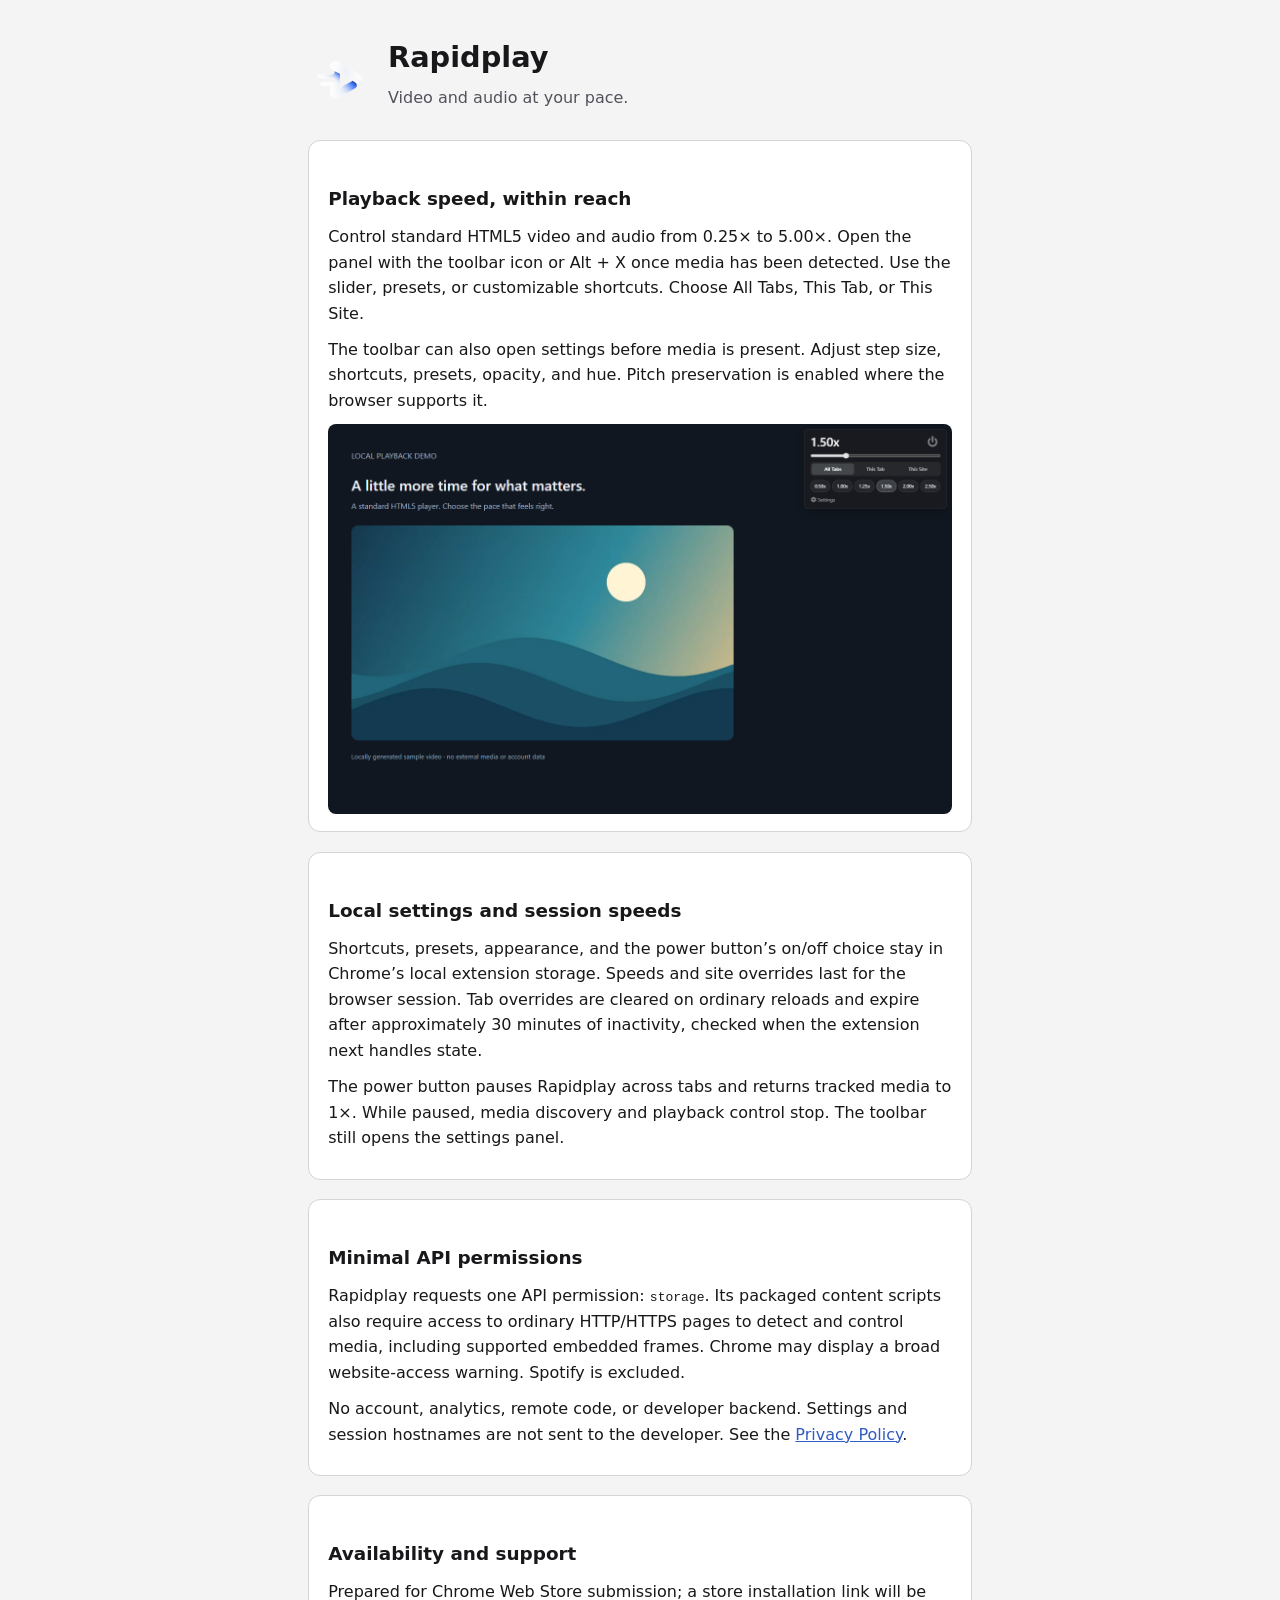
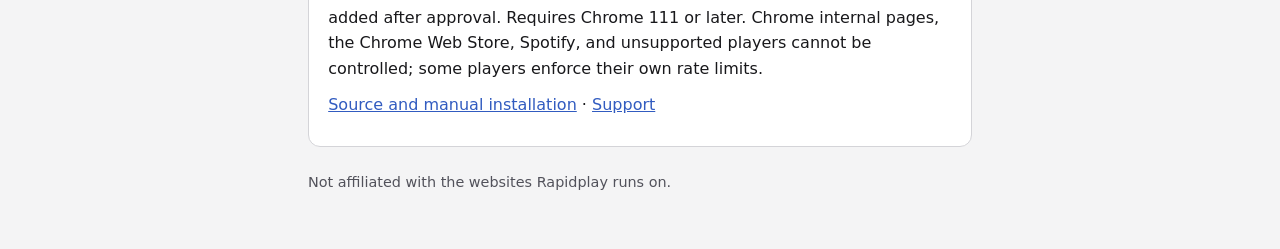
<file: docs/index.html>
<!doctype html>
<html lang="en"><head><meta charset="utf-8"><meta name="viewport" content="width=device-width,initial-scale=1"><meta name="description" content="Rapidplay controls HTML5 video and audio playback speed, with local settings and session scopes."><title>Rapidplay — video and audio speed control</title><link rel="icon" type="image/png" href="assets/rapidplay.png"><style>:root{color-scheme:light;--ink:#18181b;--muted:#52525b;--accent:#315bc0}*{box-sizing:border-box}body{margin:0;color:var(--ink);background:#f4f4f5;font-family:system-ui,"Segoe UI",sans-serif;line-height:1.6}main{max-width:44rem;margin:auto;padding:2.5rem 1.25rem 3.5rem}header,.brand{display:flex;align-items:center;gap:1rem}.mark{width:64px;height:64px}h1{font-size:1.8rem;line-height:1.2;margin:0 0 .35rem}h2{font-size:1.15rem;margin:1.6rem 0 .5rem}p{margin:.65rem 0}section{background:white;border:1px solid #d4d4d8;border-radius:12px;padding:1.1rem 1.2rem;margin:1.2rem 0}a{color:var(--accent)}.lede,footer{color:var(--muted)}ul{padding-left:1.3rem}.screenshot{display:block;width:100%;height:auto;border-radius:8px}.brand{color:inherit;text-decoration:none;margin-bottom:1.5rem}.brand .mark{width:40px;height:40px}code{overflow-wrap:anywhere}footer{margin-top:1.5rem;font-size:.9rem}</style></head><body><main><header><img class="mark" src="assets/rapidplay.png" alt="Rapidplay"><div><h1>Rapidplay</h1><p class="lede">Video and audio at your pace.</p></div></header>
  <section><h2>Playback speed, within reach</h2><p>Control standard HTML5 video and audio from 0.25× to 5.00×. Open the panel with the toolbar icon or Alt + X once media has been detected. Use the slider, presets, or customizable shortcuts. Choose All Tabs, This Tab, or This Site.</p><p>The toolbar can also open settings before media is present. Adjust step size, shortcuts, presets, opacity, and hue. Pitch preservation is enabled where the browser supports it.</p><img class="screenshot" src="assets/panel.png" alt="The actual Rapidplay panel with slider, scope controls, presets, and settings"></section>
  <section><h2>Local settings and session speeds</h2><p>Shortcuts, presets, appearance, and the power button’s on/off choice stay in Chrome’s local extension storage. Speeds and site overrides last for the browser session. Tab overrides are cleared on ordinary reloads and expire after approximately 30 minutes of inactivity, checked when the extension next handles state.</p><p>The power button pauses Rapidplay across tabs and returns tracked media to 1×. While paused, media discovery and playback control stop. The toolbar still opens the settings panel.</p></section>
  <section><h2>Minimal API permissions</h2><p>Rapidplay requests one API permission: <code>storage</code>. Its packaged content scripts also require access to ordinary HTTP/HTTPS pages to detect and control media, including supported embedded frames. Chrome may display a broad website-access warning. Spotify is excluded.</p><p>No account, analytics, remote code, or developer backend. Settings and session hostnames are not sent to the developer. See the <a href="privacy/">Privacy Policy</a>.</p></section>
  <section><h2>Availability and support</h2><p>Prepared for Chrome Web Store submission; a store installation link will be added after approval. Requires Chrome 111 or later. Chrome internal pages, the Chrome Web Store, Spotify, and unsupported players cannot be controlled; some players enforce their own rate limits.</p><p><a href="https://github.com/Zeprius/Rapidplay">Source and manual installation</a> · <a href="https://github.com/Zeprius/Rapidplay/issues">Support</a></p></section><footer>Not affiliated with the websites Rapidplay runs on.</footer></main></body></html>
</file>
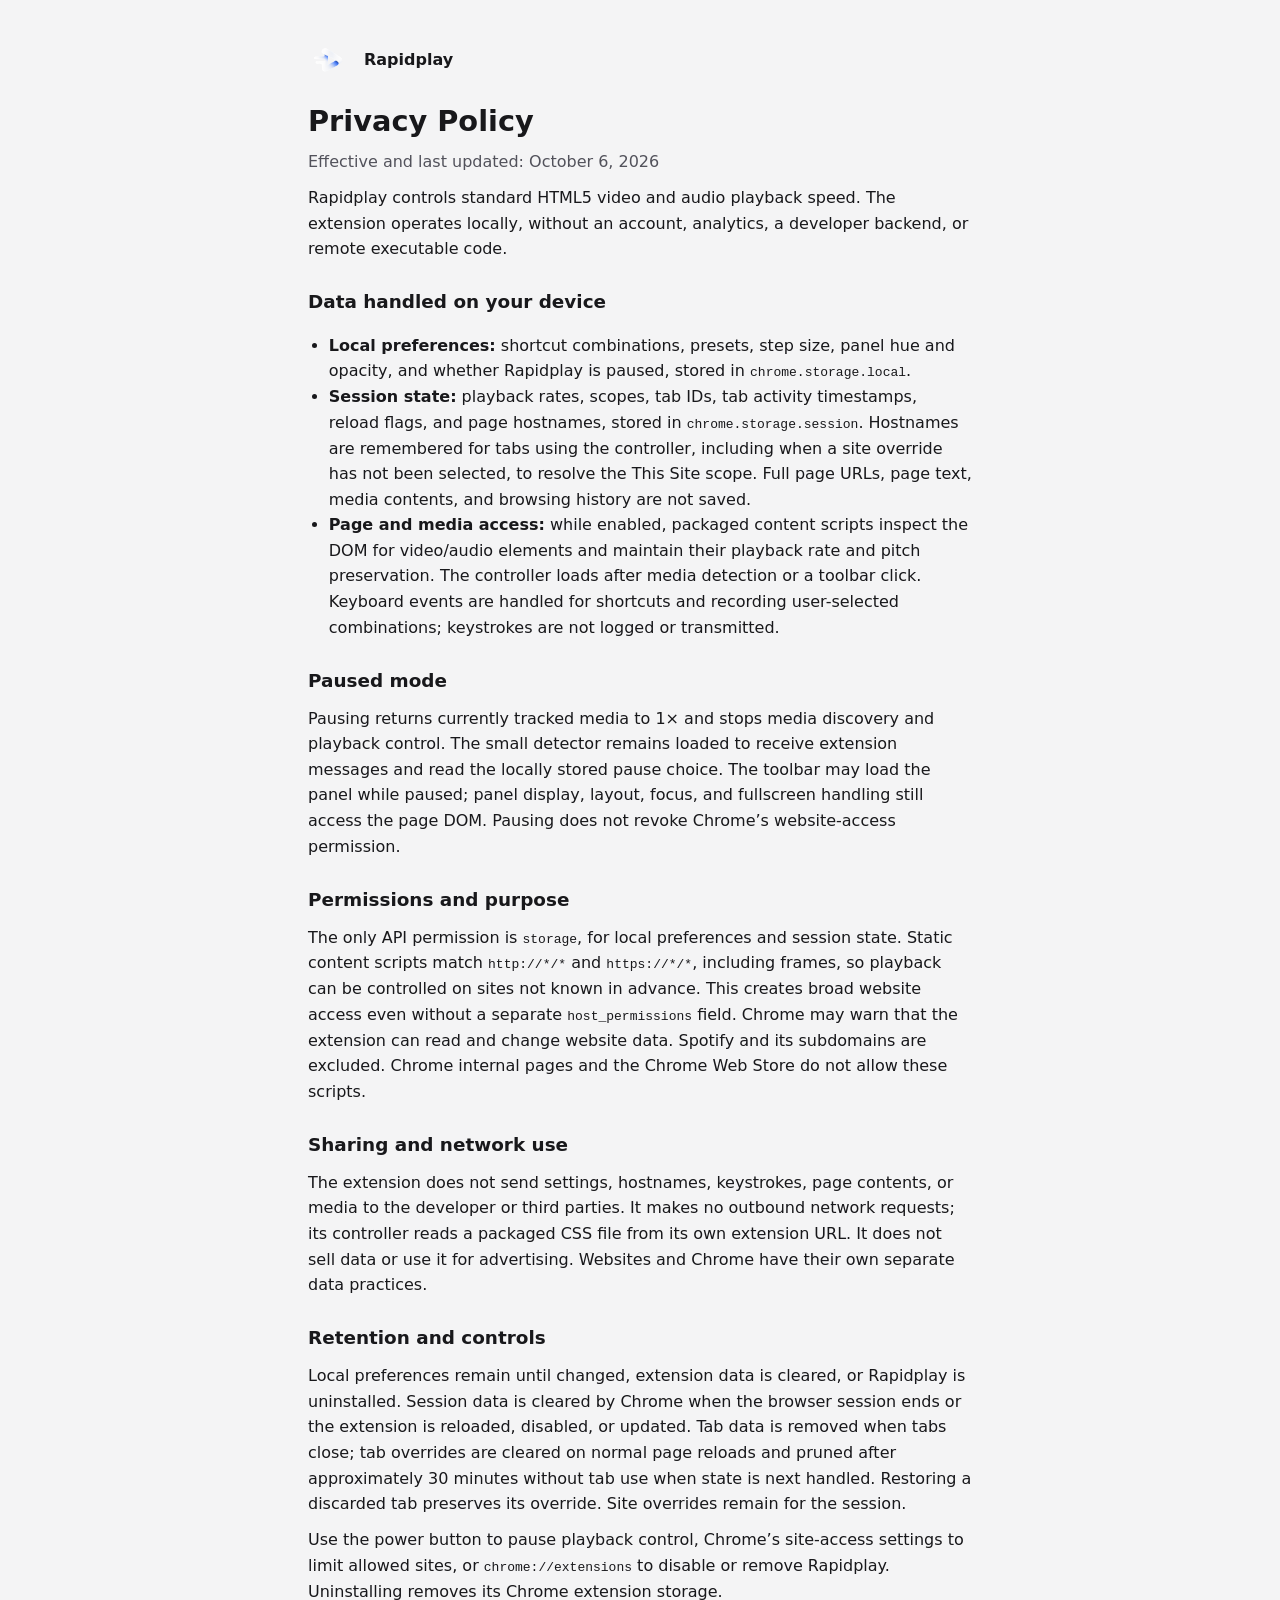
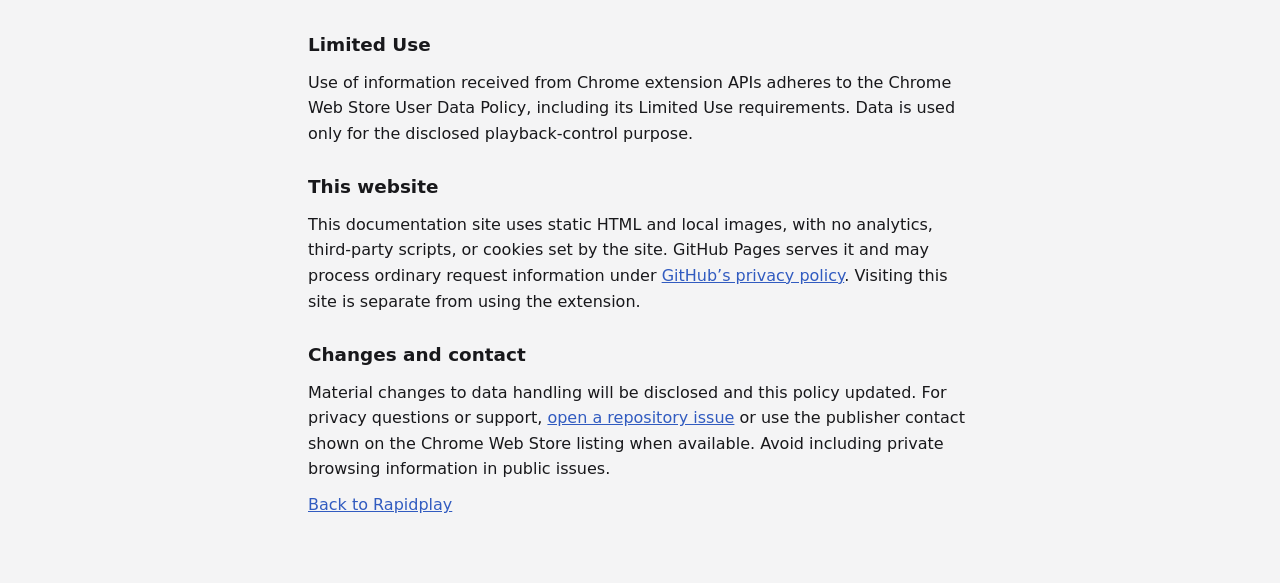
<file: docs/privacy/index.html>
<!doctype html>
<html lang="en"><head><meta charset="utf-8"><meta name="viewport" content="width=device-width,initial-scale=1"><meta name="description" content="How Rapidplay uses local settings, session hostnames, and media access."><title>Privacy Policy — Rapidplay</title><link rel="icon" type="image/png" href="../assets/rapidplay.png"><style>:root{color-scheme:light;--ink:#18181b;--muted:#52525b;--accent:#315bc0}*{box-sizing:border-box}body{margin:0;color:var(--ink);background:#f4f4f5;font-family:system-ui,"Segoe UI",sans-serif;line-height:1.6}main{max-width:44rem;margin:auto;padding:2.5rem 1.25rem 3.5rem}header,.brand{display:flex;align-items:center;gap:1rem}.mark{width:64px;height:64px}h1{font-size:1.8rem;line-height:1.2;margin:0 0 .35rem}h2{font-size:1.15rem;margin:1.6rem 0 .5rem}p{margin:.65rem 0}section{background:white;border:1px solid #d4d4d8;border-radius:12px;padding:1.1rem 1.2rem;margin:1.2rem 0}a{color:var(--accent)}.lede,footer{color:var(--muted)}ul{padding-left:1.3rem}.screenshot{display:block;width:100%;height:auto;border-radius:8px}.brand{color:inherit;text-decoration:none;margin-bottom:1.5rem}.brand .mark{width:40px;height:40px}code{overflow-wrap:anywhere}footer{margin-top:1.5rem;font-size:.9rem}</style></head><body><main><a class="brand" href="../"><img class="mark" src="../assets/rapidplay.png" alt=""><strong>Rapidplay</strong></a><h1>Privacy Policy</h1><p class="lede">Effective and last updated: October 6, 2026</p>
  <p>Rapidplay controls standard HTML5 video and audio playback speed. The extension operates locally, without an account, analytics, a developer backend, or remote executable code.</p>
  <h2>Data handled on your device</h2><ul><li><strong>Local preferences:</strong> shortcut combinations, presets, step size, panel hue and opacity, and whether Rapidplay is paused, stored in <code>chrome.storage.local</code>.</li><li><strong>Session state:</strong> playback rates, scopes, tab IDs, tab activity timestamps, reload flags, and page hostnames, stored in <code>chrome.storage.session</code>. Hostnames are remembered for tabs using the controller, including when a site override has not been selected, to resolve the This Site scope. Full page URLs, page text, media contents, and browsing history are not saved.</li><li><strong>Page and media access:</strong> while enabled, packaged content scripts inspect the DOM for video/audio elements and maintain their playback rate and pitch preservation. The controller loads after media detection or a toolbar click. Keyboard events are handled for shortcuts and recording user-selected combinations; keystrokes are not logged or transmitted.</li></ul>
  <h2>Paused mode</h2><p>Pausing returns currently tracked media to 1× and stops media discovery and playback control. The small detector remains loaded to receive extension messages and read the locally stored pause choice. The toolbar may load the panel while paused; panel display, layout, focus, and fullscreen handling still access the page DOM. Pausing does not revoke Chrome’s website-access permission.</p>
  <h2>Permissions and purpose</h2><p>The only API permission is <code>storage</code>, for local preferences and session state. Static content scripts match <code>http://*/*</code> and <code>https://*/*</code>, including frames, so playback can be controlled on sites not known in advance. This creates broad website access even without a separate <code>host_permissions</code> field. Chrome may warn that the extension can read and change website data. Spotify and its subdomains are excluded. Chrome internal pages and the Chrome Web Store do not allow these scripts.</p>
  <h2>Sharing and network use</h2><p>The extension does not send settings, hostnames, keystrokes, page contents, or media to the developer or third parties. It makes no outbound network requests; its controller reads a packaged CSS file from its own extension URL. It does not sell data or use it for advertising. Websites and Chrome have their own separate data practices.</p>
  <h2>Retention and controls</h2><p>Local preferences remain until changed, extension data is cleared, or Rapidplay is uninstalled. Session data is cleared by Chrome when the browser session ends or the extension is reloaded, disabled, or updated. Tab data is removed when tabs close; tab overrides are cleared on normal page reloads and pruned after approximately 30 minutes without tab use when state is next handled. Restoring a discarded tab preserves its override. Site overrides remain for the session.</p><p>Use the power button to pause playback control, Chrome’s site-access settings to limit allowed sites, or <code>chrome://extensions</code> to disable or remove Rapidplay. Uninstalling removes its Chrome extension storage.</p>
  <h2>Limited Use</h2><p>Use of information received from Chrome extension APIs adheres to the Chrome Web Store User Data Policy, including its Limited Use requirements. Data is used only for the disclosed playback-control purpose.</p>
  <h2>This website</h2><p>This documentation site uses static HTML and local images, with no analytics, third-party scripts, or cookies set by the site. GitHub Pages serves it and may process ordinary request information under <a href="https://docs.github.com/en/site-policy/privacy-policies/github-general-privacy-statement">GitHub’s privacy policy</a>. Visiting this site is separate from using the extension.</p>
  <h2>Changes and contact</h2><p>Material changes to data handling will be disclosed and this policy updated. For privacy questions or support, <a href="https://github.com/Zeprius/Rapidplay/issues">open a repository issue</a> or use the publisher contact shown on the Chrome Web Store listing when available. Avoid including private browsing information in public issues.</p><p><a href="../">Back to Rapidplay</a></p></main></body></html>
</file>
